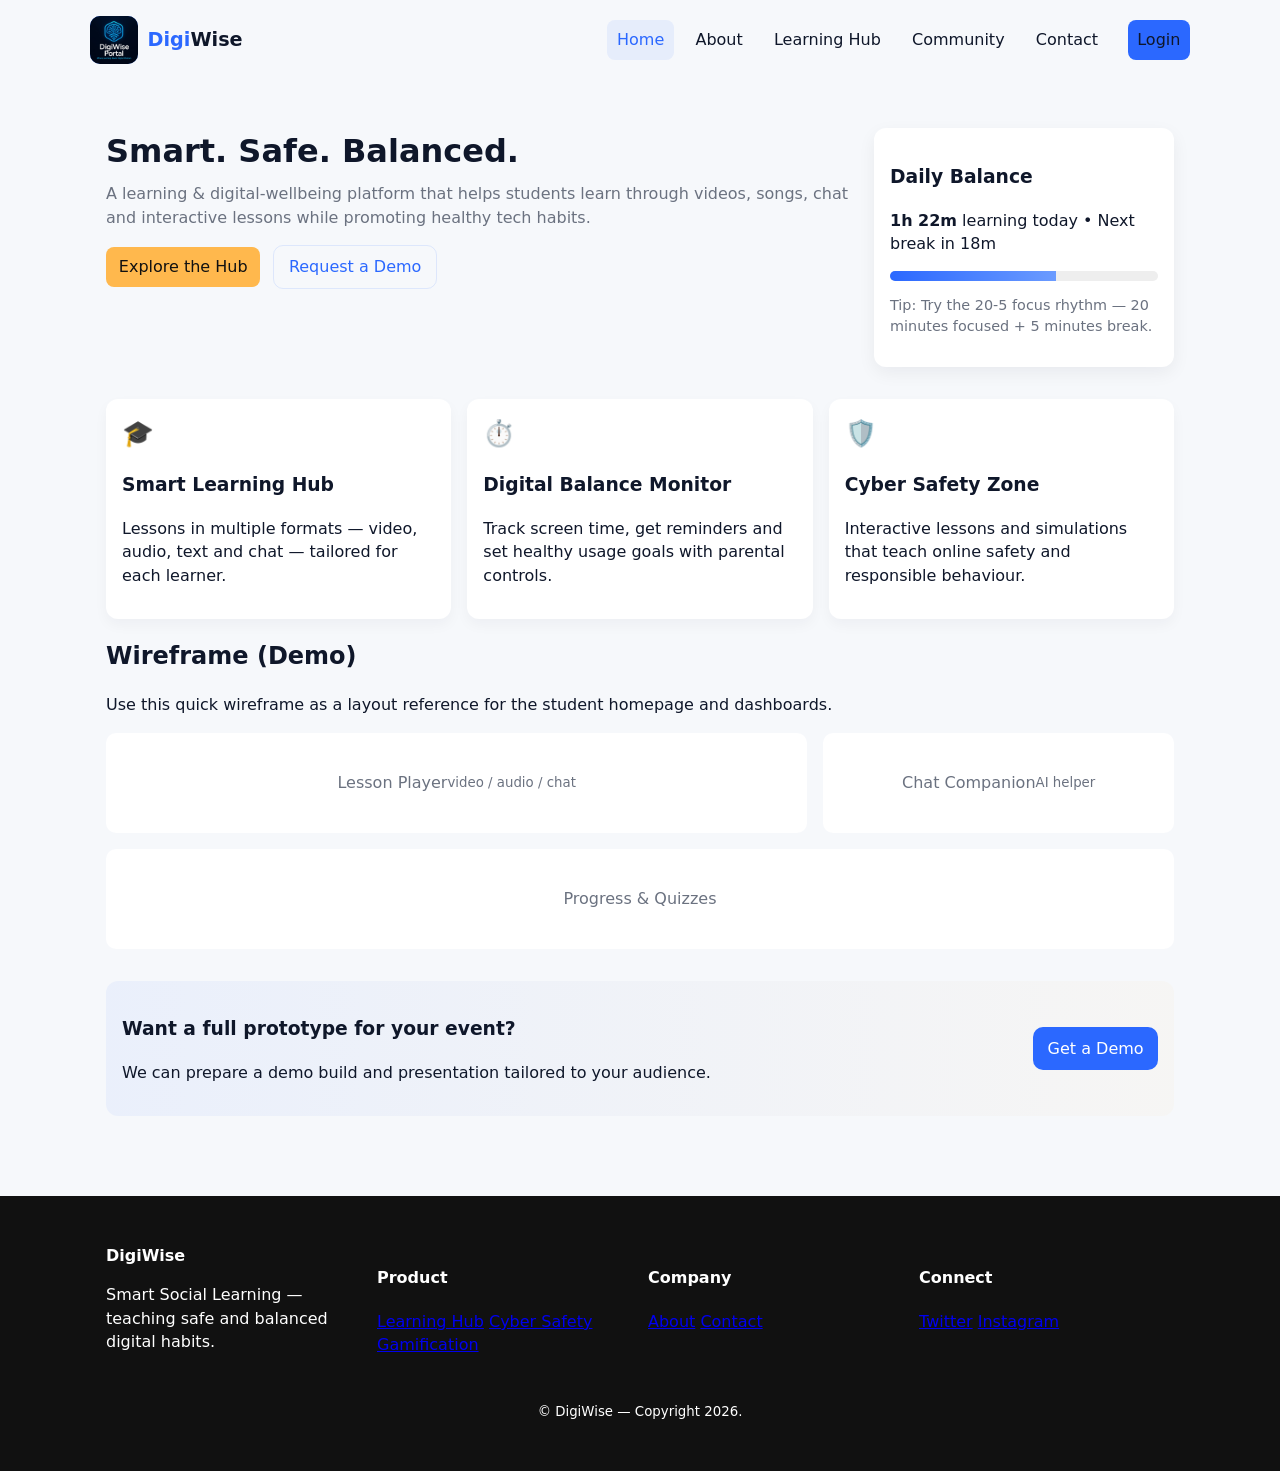
<file: index.html>
<!doctype html>
<html lang="en">
<head>
  <meta charset="utf-8" />
  <meta name="viewport" content="width=device-width,initial-scale=1" />
  <title>DigiWise — Home</title>
  <link rel="stylesheet" href="style.css">
</head>
<body>
  <header class="site-header">
    <div class="container header-inner">
      <div class="brand">
        <div class="logo">
          <img src="WhatsApp Image 2025-12-06 at 13.10.09.jpeg" alt="DigiWise logo">
        </div>
        <div class="brand-text"><span>Digi</span>Wise</div>
      </div>
      <nav class="nav">
        <a href="index.html" class="active">Home</a>
        <a href="about.html">About</a>
        <a href="learning-hub.html">Learning Hub</a>
        <a href="community.html">Community</a>
        <a href="contact.html">Contact</a>
        <a class="btn" href="login.html">Login</a>
      </nav>
      <button class="mobile-toggle" aria-label="Open menu">☰</button>
    </div>
  </header>

  <main class="container">
    <section class="hero">
      <div class="hero-text">
        <h1>Smart. Safe. Balanced.</h1>
        <p class="lead">A learning & digital-wellbeing platform that helps students learn through videos, songs, chat and interactive lessons while promoting healthy tech habits.</p>
        <p><a class="cta" href="learning-hub.html">Explore the Hub</a> <a class="btn ghost" href="contact.html">Request a Demo</a></p>
      </div>
      <div class="hero-card">
        <h3>Daily Balance</h3>
        <p><strong>1h 22m</strong> learning today • Next break in 18m</p>
        <div class="progress" aria-hidden="true"><span style="width:62%"></span></div>
        <p class="small">Tip: Try the 20-5 focus rhythm — 20 minutes focused + 5 minutes break.</p>
      </div>
    </section>

    <section class="features grid-3">
      <article class="card">
        <div class="icon">🎓</div>
        <h3>Smart Learning Hub</h3>
        <p>Lessons in multiple formats — video, audio, text and chat — tailored for each learner.</p>
      </article>
      <article class="card">
        <div class="icon">⏱️</div>
        <h3>Digital Balance Monitor</h3>
        <p>Track screen time, get reminders and set healthy usage goals with parental controls.</p>
      </article>
      <article class="card">
        <div class="icon">🛡️</div>
        <h3>Cyber Safety Zone</h3>
        <p>Interactive lessons and simulations that teach online safety and responsible behaviour.</p>
      </article>
    </section>

    <section class="wireframe">
      <h2>Wireframe (Demo)</h2>
      <p>Use this quick wireframe as a layout reference for the student homepage and dashboards.</p>
      <div class="wireframe-grid">
        <div class="wf wf-main">Lesson Player<br><small>video / audio / chat</small></div>
        <div class="wf wf-side">Chat Companion<br><small>AI helper</small></div>
        <div class="wf wf-bottom">Progress & Quizzes</div>
      </div>
    </section>

    <section class="cta-strip">
      <div>
        <h3>Want a full prototype for your event?</h3>
        <p>We can prepare a demo build and presentation tailored to your audience.</p>
      </div>
      <div><a class="btn" href="contact.html">Get a Demo</a></div>
    </section>

  </main>

  <footer class="site-footer">
    <div class="container footer-grid">
      <div>
        <strong>DigiWise</strong>
        <p>Smart Social Learning — teaching safe and balanced digital habits.</p>
      </div>
      <div>
        <h4>Product</h4>
        <a href="learning-hub.html">Learning Hub</a>
        <a href="cyber-safety.html">Cyber Safety</a>
        <a href="gamification.html">Gamification</a>
      </div>
      <div>
        <h4>Company</h4>
        <a href="about.html">About</a>
        <a href="contact.html">Contact</a>
      </div>
      <div>
        <h4>Connect</h4>
        <a href="#">Twitter</a>
        <a href="#">Instagram</a>
      </div>
    </div>
    <div class="container copyright">
      <small>© DigiWise — Copyright 2026.</small>
    </div>
  </footer>

  <script>
  // Mobile menu toggle (vanilla, small)
  const toggle = document.querySelector('.mobile-toggle');
  const nav = document.querySelector('.nav');
  toggle.addEventListener('click', ()=> {
    nav.classList.toggle('open');
  });
  </script>
</body>
</html>
</file>
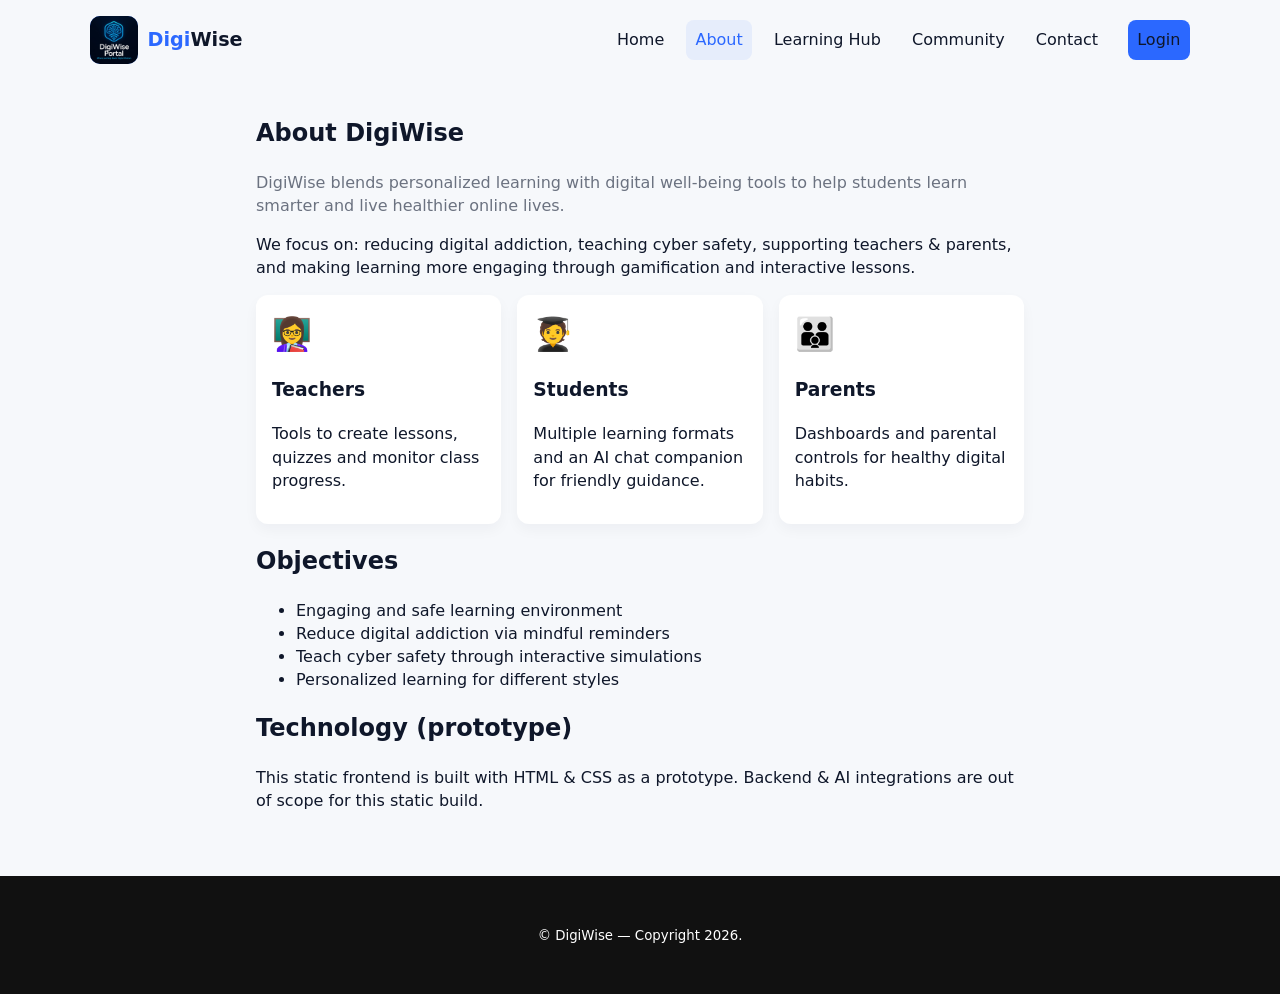
<file: about.html>
<!doctype html>
<html lang="en">
<head>
  <meta charset="utf-8" />
  <meta name="viewport" content="width=device-width,initial-scale=1" />
  <title>DigiWise — About</title>
  <link rel="stylesheet" href="style.css">
</head>
<body>
  <header class="site-header">
    <div class="container header-inner">
      <div class="brand">
        <div class="logo">
          <img src="WhatsApp Image 2025-12-06 at 13.10.09.jpeg" alt="DigiWise logo">
        </div>
        <div class="brand-text"><span>Digi</span>Wise</div>
      </div>
      <nav class="nav">
        <a href="index.html">Home</a>
        <a href="about.html" class="active">About</a>
        <a href="learning-hub.html">Learning Hub</a>
        <a href="community.html">Community</a>
        <a href="contact.html">Contact</a>
        <a class="btn" href="login.html">Login</a>
      </nav>
      <button class="mobile-toggle" aria-label="Open menu">☰</button>
    </div>
  </header>

  <main class="container narrow">
    <section class="lead-card">
      <h1>About DigiWise</h1>
      <p class="lead">DigiWise blends personalized learning with digital well‑being tools to help students learn smarter and live healthier online lives.</p>
      <p>We focus on: reducing digital addiction, teaching cyber safety, supporting teachers & parents, and making learning more engaging through gamification and interactive lessons.</p>
    </section>

    <section class="team grid-3">
      <article class="card">
        <div class="avatar">👩‍🏫</div>
        <h3>Teachers</h3>
        <p>Tools to create lessons, quizzes and monitor class progress.</p>
      </article>
      <article class="card">
        <div class="avatar">🧑‍🎓</div>
        <h3>Students</h3>
        <p>Multiple learning formats and an AI chat companion for friendly guidance.</p>
      </article>
      <article class="card">
        <div class="avatar">👪</div>
        <h3>Parents</h3>
        <p>Dashboards and parental controls for healthy digital habits.</p>
      </article>
    </section>

    <section class="goals">
      <h2>Objectives</h2>
      <ul>
        <li>Engaging and safe learning environment</li>
        <li>Reduce digital addiction via mindful reminders</li>
        <li>Teach cyber safety through interactive simulations</li>
        <li>Personalized learning for different styles</li>
      </ul>
    </section>

    <section class="tech">
      <h2>Technology (prototype)</h2>
      <p>This static frontend is built with HTML & CSS as a prototype. Backend & AI integrations are out of scope for this static build.</p>
    </section>
  </main>

  <footer class="site-footer">
    <div class="container copyright">
      <small>© DigiWise — Copyright 2026.</small>
    </div>
  </footer>

  <script>
  document.querySelector('.mobile-toggle').addEventListener('click', ()=> {
    document.querySelector('.nav').classList.toggle('open');
  });
  </script>
</body>
</html>
</file>
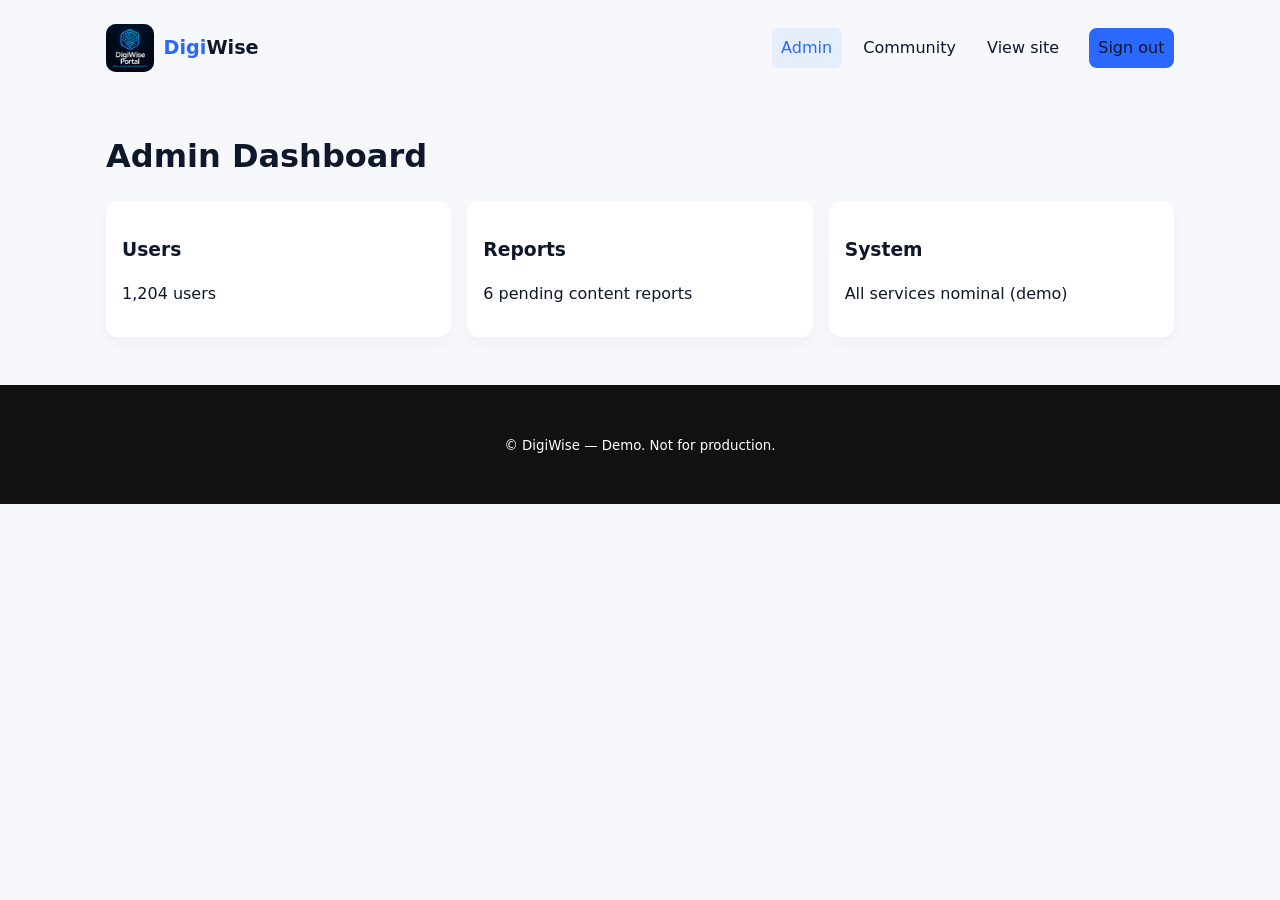
<file: admin-dashboard.html>
<!doctype html>
<html lang="en">
<head>
  <meta charset="utf-8" />
  <meta name="viewport" content="width=device-width,initial-scale=1" />
  <title>DigiWise — Admin</title>
  <link rel="stylesheet" href="style.css">
</head>
<body class="dashboard">
  <header class="site-header">
    <div class="container header-inner">
      <div class="brand">
        <div class="logo">
          <img src="WhatsApp Image 2025-12-06 at 13.10.09.jpeg" alt="DigiWise logo">
        </div>
        <div class="brand-text"><span>Digi</span>Wise</div>
      </div>
      <nav class="nav">
        <a href="admin-dashboard.html" class="active">Admin</a>
        <a href="community.html">Community</a>
        <a href="index.html">View site</a>
        <a class="btn" href="index.html">Sign out</a>
      </nav>
    </div>
  </header>

  <main class="container">
    <h1>Admin Dashboard</h1>
    <section class="grid-3">
      <div class="card">
        <h3>Users</h3>
        <p>1,204 users</p>
      </div>
      <div class="card">
        <h3>Reports</h3>
        <p>6 pending content reports</p>
      </div>
      <div class="card">
        <h3>System</h3>
        <p>All services nominal (demo)</p>
      </div>
    </section>
  </main>

  <footer class="site-footer">
    <div class="container copyright">
      <small>© DigiWise — Demo. Not for production.</small>
    </div>
  </footer>
</html>
</file>
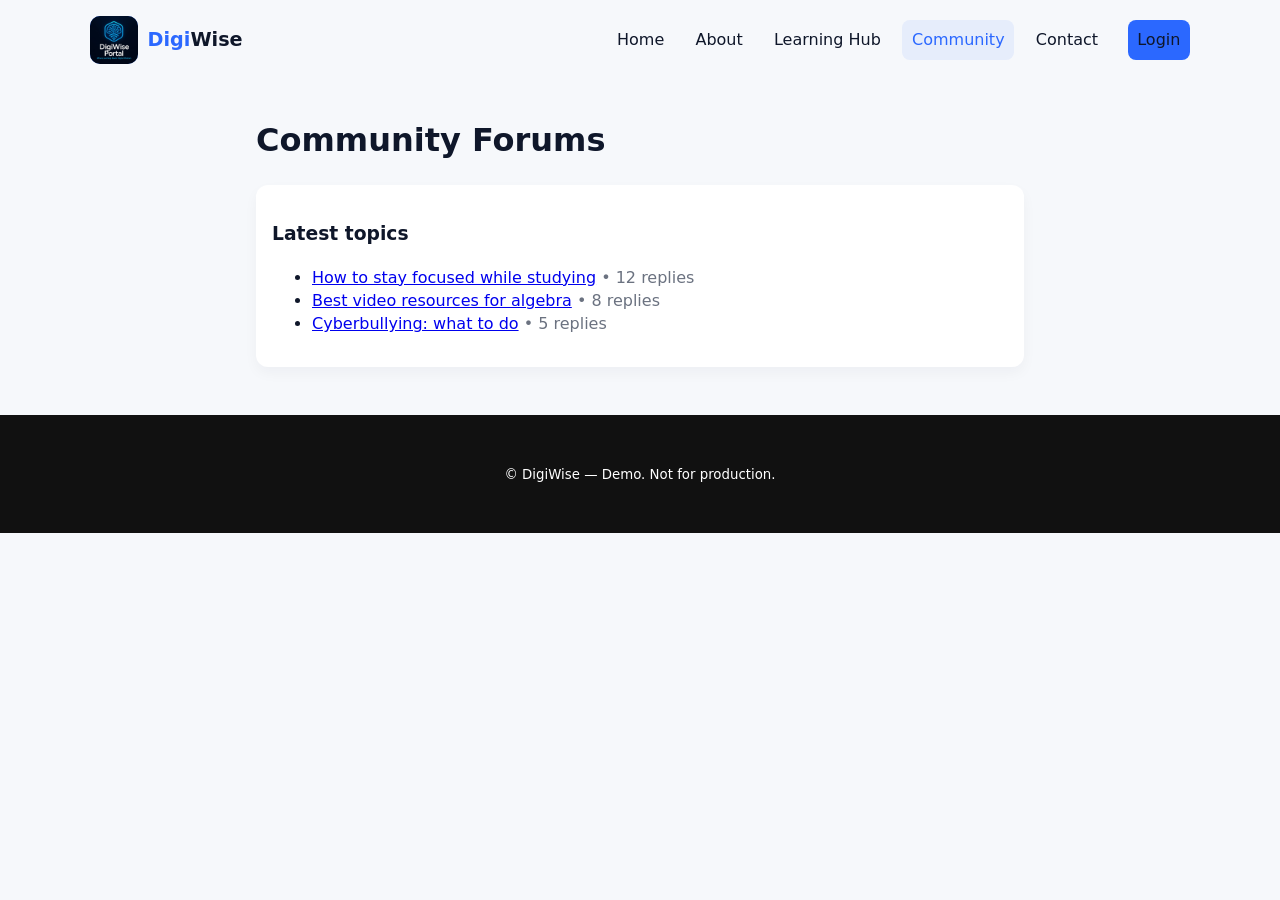
<file: community.html>
<!doctype html>
<html lang="en">
<head>
  <meta charset="utf-8" />
  <meta name="viewport" content="width=device-width,initial-scale=1" />
  <title>DigiWise — Community</title>
  <link rel="stylesheet" href="style.css">
</head>
<body>
  <header class="site-header">
    <div class="container header-inner">
      <div class="brand">
        <div class="logo">
          <img src="WhatsApp Image 2025-12-06 at 13.10.09.jpeg" alt="DigiWise logo">
        </div>
        <div class="brand-text"><span>Digi</span>Wise</div>
      </div>
      <nav class="nav">
        <a href="index.html">Home</a>
        <a href="about.html">About</a>
        <a href="learning-hub.html">Learning Hub</a>
        <a href="community.html" class="active">Community</a>
        <a href="contact.html">Contact</a>
        <a class="btn" href="login.html">Login</a>
      </nav>
    </div>
  </header>

  <main class="container narrow">
    <h1>Community Forums</h1>
    <section class="card">
      <h3>Latest topics</h3>
      <ul class="forum-list">
        <li><a href="#">How to stay focused while studying</a> <span class="muted">• 12 replies</span></li>
        <li><a href="#">Best video resources for algebra</a> <span class="muted">• 8 replies</span></li>
        <li><a href="#">Cyberbullying: what to do</a> <span class="muted">• 5 replies</span></li>
      </ul>
    </section>
  </main>

  <footer class="site-footer">
    <div class="container copyright">
      <small>© DigiWise — Demo. Not for production.</small>
    </div>
  </footer>
</html>
</file>
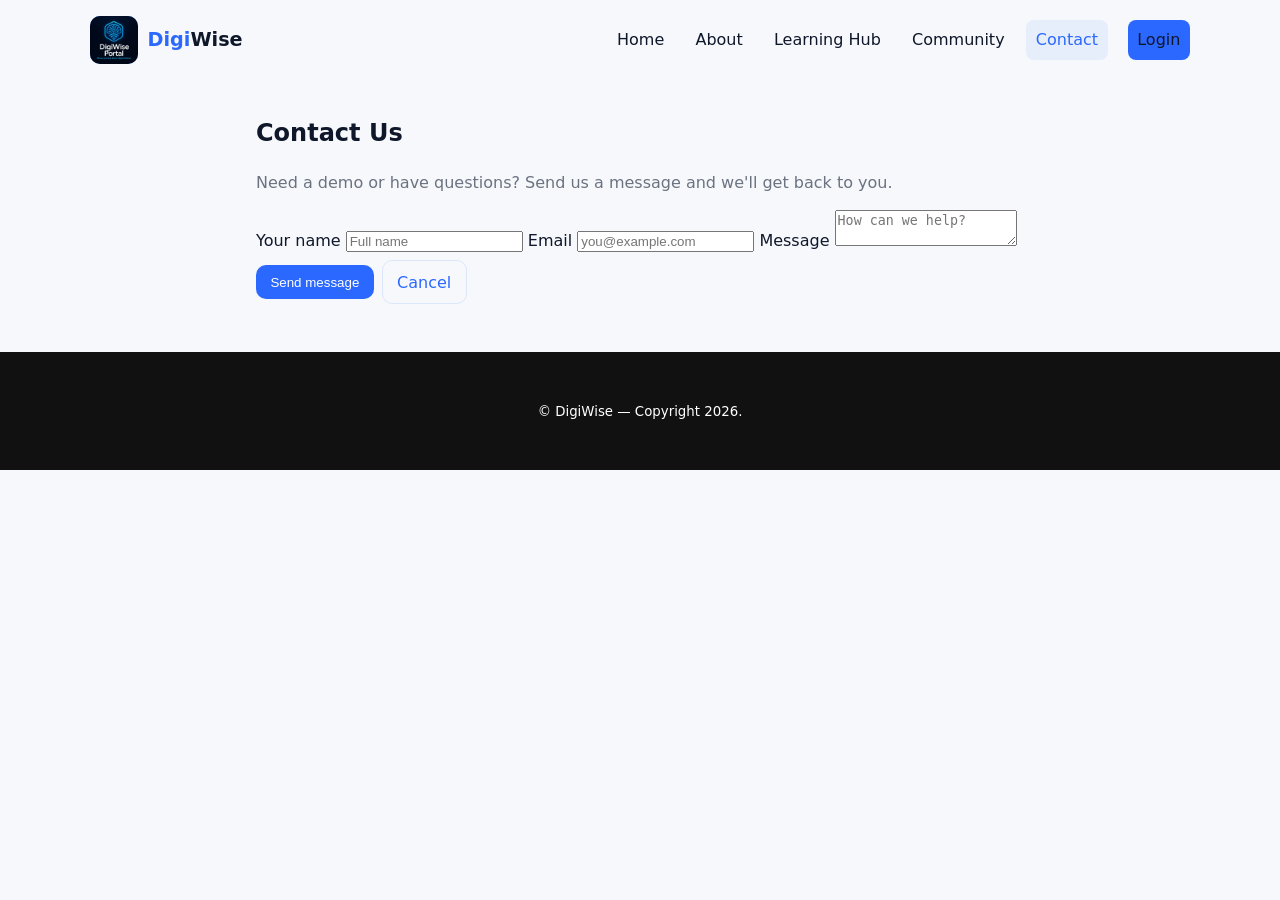
<file: contact.html>
<!doctype html>
<html lang="en">
<head>
  <meta charset="utf-8" />
  <meta name="viewport" content="width=device-width,initial-scale=1" />
  <title>DigiWise — Contact</title>
  <link rel="stylesheet" href="style.css">
</head>
<body>
  <header class="site-header">
    <div class="container header-inner">
      <div class="brand">
        <div class="logo">
          <img src="WhatsApp Image 2025-12-06 at 13.10.09.jpeg" alt="DigiWise logo">
        </div>
        <div class="brand-text"><span>Digi</span>Wise</div>
      </div>
      <nav class="nav">
        <a href="index.html">Home</a>
        <a href="about.html">About</a>
        <a href="learning-hub.html">Learning Hub</a>
        <a href="community.html">Community</a>
        <a href="contact.html" class="active">Contact</a>
        <a class="btn" href="login.html">Login</a>
      </nav>
      <button class="mobile-toggle" aria-label="Open menu">☰</button>
    </div>
  </header>

  <main class="container narrow">
    <section class="lead-card">
      <h1>Contact Us</h1>
      <p class="lead">Need a demo or have questions? Send us a message and we'll get back to you.</p>

      <form class="contact-form" onsubmit="event.preventDefault(); alert('Demo form — no backend in this prototype.')">
        <label>
          Your name
          <input type="text" placeholder="Full name" required>
        </label>
        <label>
          Email
          <input type="email" placeholder="you@example.com" required>
        </label>
        <label>
          Message
          <textarea placeholder="How can we help?" required></textarea>
        </label>
        <div class="form-actions">
          <button class="btn" type="submit">Send message</button>
          <a class="btn ghost" href="index.html">Cancel</a>
        </div>
      </form>
    </section>
  </main>

  <footer class="site-footer">
    <div class="container copyright">
      <small>© DigiWise — Copyright 2026.</small>
    </div>
  </footer>

  <script>
  document.querySelector('.mobile-toggle').addEventListener('click', ()=> {
    document.querySelector('.nav').classList.toggle('open');
  });
  </script>
</body>
</html>
</file>
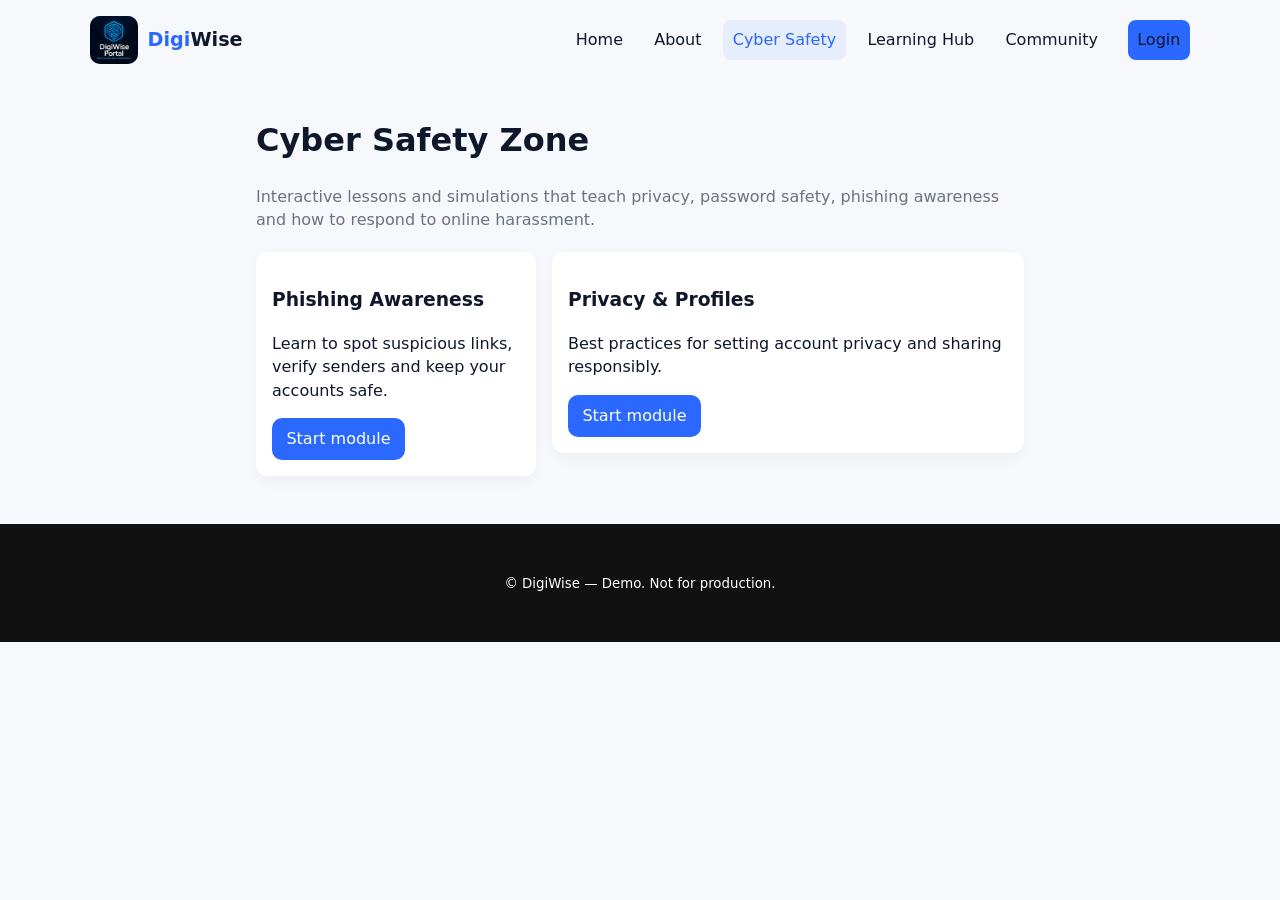
<file: cyber-safety.html>
<!doctype html>
<html lang="en">
<head>
  <meta charset="utf-8" />
  <meta name="viewport" content="width=device-width,initial-scale=1" />
  <title>DigiWise — Cyber Safety</title>
  <link rel="stylesheet" href="style.css">
</head>
<body>
  <header class="site-header">
    <div class="container header-inner">
      <div class="brand">
       <div class="logo">
          <img src="WhatsApp Image 2025-12-06 at 13.10.09.jpeg" alt="DigiWise logo">
        </div>
        <div class="brand-text"><span>Digi</span>Wise</div>
      </div>
      <nav class="nav">
        <a href="index.html">Home</a>
        <a href="about.html">About</a>
        <a href="cyber-safety.html" class="active">Cyber Safety</a>
        <a href="learning-hub.html">Learning Hub</a>
        <a href="community.html">Community</a>
        <a class="btn" href="login.html">Login</a>
      </nav>
    </div>
  </header>

  <main class="container narrow">
    <h1>Cyber Safety Zone</h1>
    <p class="lead">Interactive lessons and simulations that teach privacy, password safety, phishing awareness and how to respond to online harassment.</p>

    <section class="grid-2 mt">
      <div class="card">
        <h3>Phishing Awareness</h3>
        <p>Learn to spot suspicious links, verify senders and keep your accounts safe.</p>
        <a class="btn" href="#">Start module</a>
      </div>
      <div class="card">
        <h3>Privacy & Profiles</h3>
        <p>Best practices for setting account privacy and sharing responsibly.</p>
        <a class="btn" href="#">Start module</a>
      </div>
    </section>
  </main>

  <footer class="site-footer">
    <div class="container copyright">
      <small>© DigiWise — Demo. Not for production.</small>
    </div>
  </footer>
</html>
</file>
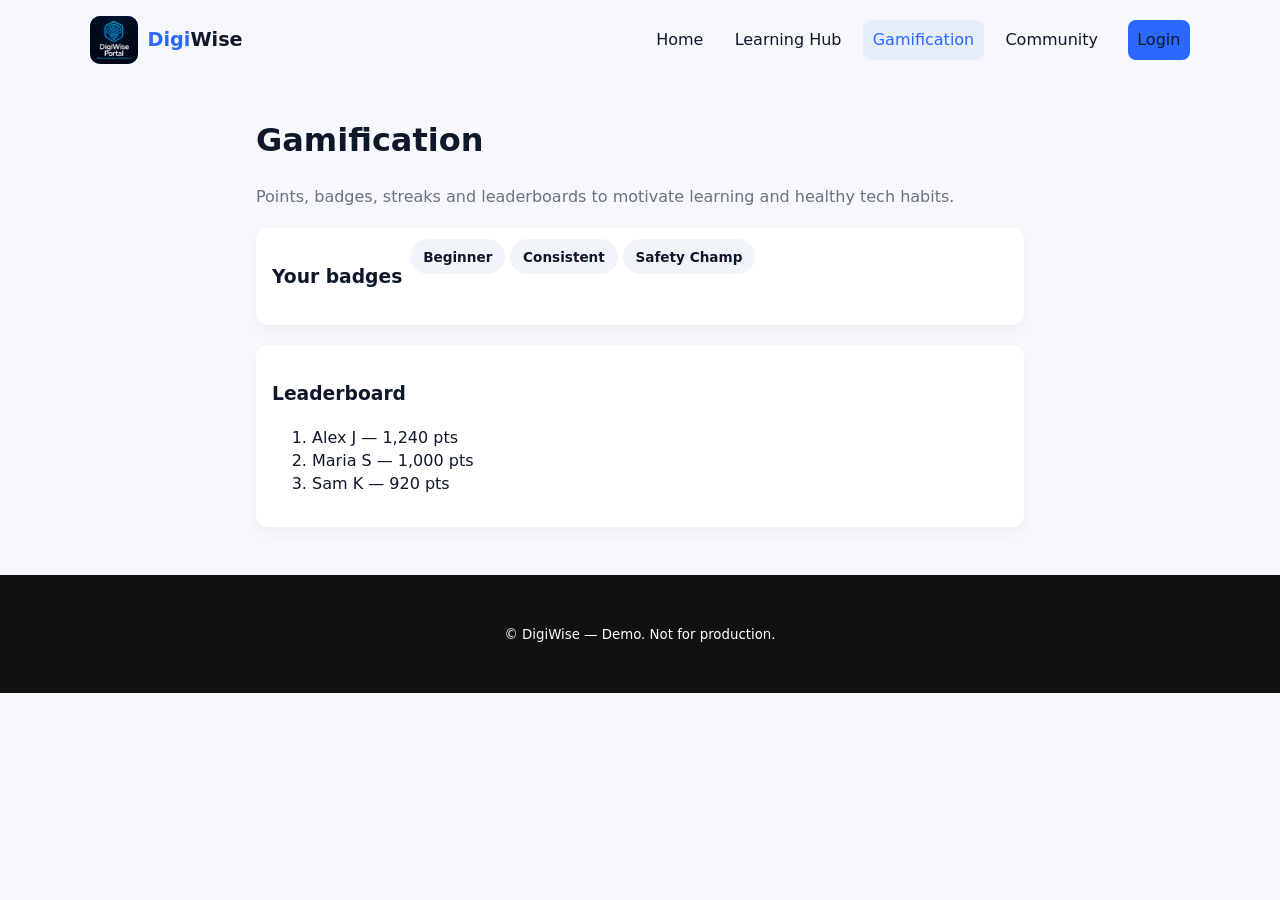
<file: gamification.html>
<!doctype html>
<html lang="en">
<head>
  <meta charset="utf-8" />
  <meta name="viewport" content="width=device-width,initial-scale=1" />
  <title>DigiWise — Gamification</title>
  <link rel="stylesheet" href="style.css">
</head>
<body>
  <header class="site-header">
    <div class="container header-inner">
      <div class="brand">
        <div class="logo">
          <img src="WhatsApp Image 2025-12-06 at 13.10.09.jpeg" alt="DigiWise logo">
        </div>
        <div class="brand-text"><span>Digi</span>Wise</div>
      </div>
      <nav class="nav">
        <a href="index.html">Home</a>
        <a href="learning-hub.html">Learning Hub</a>
        <a href="gamification.html" class="active">Gamification</a>
        <a href="community.html">Community</a>
        <a class="btn" href="login.html">Login</a>
      </nav>
    </div>
  </header>

  <main class="container narrow">
    <h1>Gamification</h1>
    <p class="lead">Points, badges, streaks and leaderboards to motivate learning and healthy tech habits.</p>

    <section class="badges card mt">
      <h3>Your badges</h3>
      <div class="badges-list">
        <span class="badge big">Beginner</span>
        <span class="badge big">Consistent</span>
        <span class="badge big">Safety Champ</span>
      </div>
    </section>

    <section class="leaderboard card mt">
      <h3>Leaderboard</h3>
      <ol>
        <li>Alex J — 1,240 pts</li>
        <li>Maria S — 1,000 pts</li>
        <li>Sam K — 920 pts</li>
      </ol>
    </section>
  </main>

  <footer class="site-footer">
    <div class="container copyright">
      <small>© DigiWise — Demo. Not for production.</small>
    </div>
  </footer>
</html>
</file>
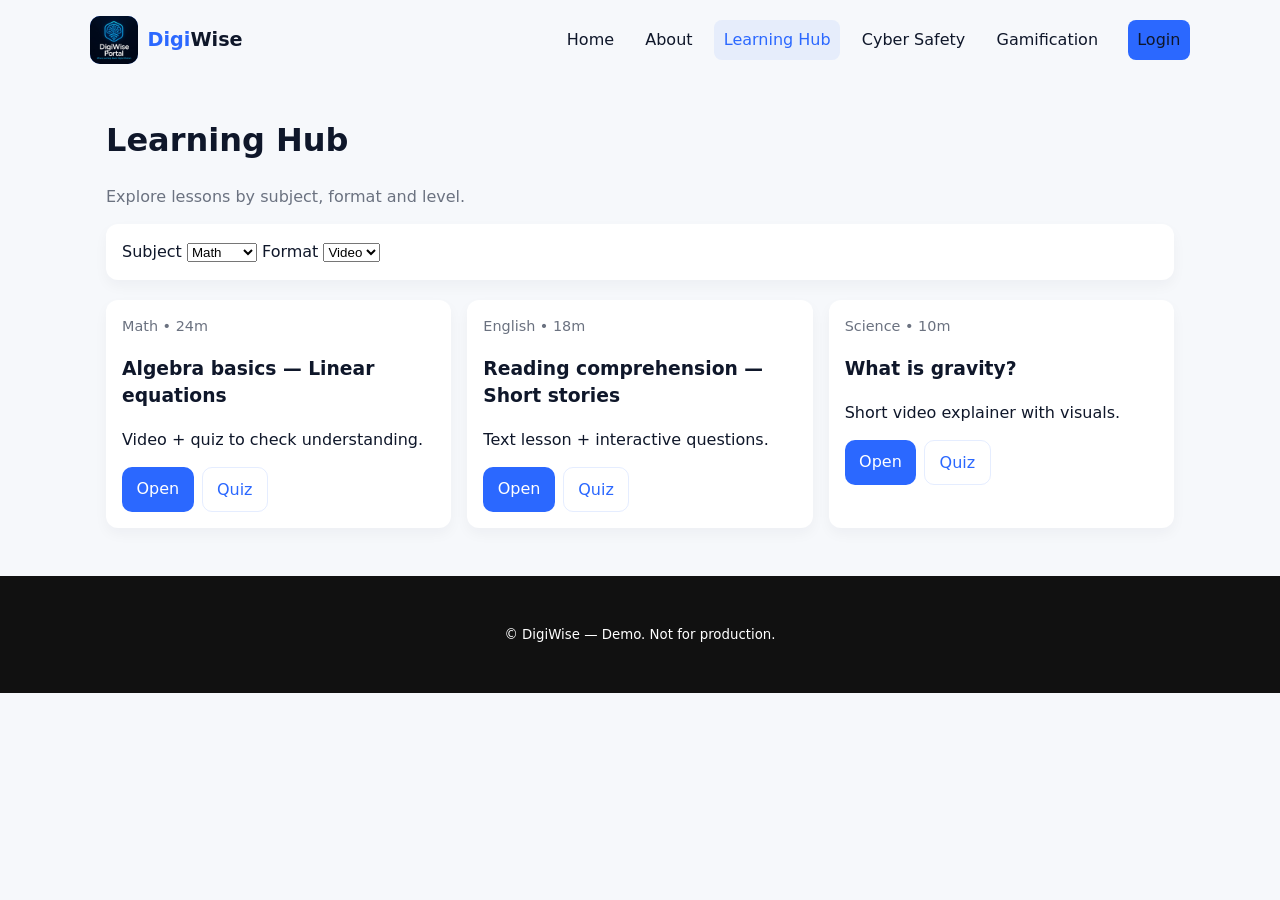
<file: learning-hub.html>
<!doctype html>
<html lang="en">
<head>
  <meta charset="utf-8" />
  <meta name="viewport" content="width=device-width,initial-scale=1" />
  <title>DigiWise — Learning Hub</title>
  <link rel="stylesheet" href="style.css">
</head>
<body>
  <header class="site-header">
    <div class="container header-inner">
      <div class="brand">
        <div class="logo">
          <img src="WhatsApp Image 2025-12-06 at 13.10.09.jpeg" alt="DigiWise logo">
        </div>
        <div class="brand-text"><span>Digi</span>Wise</div>
      </div>
      <nav class="nav">
        <a href="index.html">Home</a>
        <a href="about.html">About</a>
        <a href="learning-hub.html" class="active">Learning Hub</a>
        <a href="cyber-safety.html">Cyber Safety</a>
        <a href="gamification.html">Gamification</a>
        <a class="btn" href="login.html">Login</a>
      </nav>
    </div>
  </header>

  <main class="container">
    <h1>Learning Hub</h1>
    <p class="lead">Explore lessons by subject, format and level.</p>

    <section class="filters card">
      <label>Subject <select><option>Math</option><option>Science</option><option>English</option></select></label>
      <label>Format <select><option>Video</option><option>Audio</option><option>Text</option><option>Chat</option></select></label>
    </section>

    <section class="lessons grid-3 mt">
      <article class="card lesson">
        <div class="lesson-meta">Math • 24m</div>
        <h3>Algebra basics — Linear equations</h3>
        <p>Video + quiz to check understanding.</p>
        <div class="actions">
          <a class="btn" href="#">Open</a>
          <a class="btn ghost" href="#">Quiz</a>
        </div>
      </article>

      <article class="card lesson">
        <div class="lesson-meta">English • 18m</div>
        <h3>Reading comprehension — Short stories</h3>
        <p>Text lesson + interactive questions.</p>
        <div class="actions">
          <a class="btn" href="#">Open</a>
          <a class="btn ghost" href="#">Quiz</a>
        </div>
      </article>

      <article class="card lesson">
        <div class="lesson-meta">Science • 10m</div>
        <h3>What is gravity?</h3>
        <p>Short video explainer with visuals.</p>
        <div class="actions">
          <a class="btn" href="#">Open</a>
          <a class="btn ghost" href="#">Quiz</a>
        </div>
      </article>
    </section>
  </main>

  <footer class="site-footer">
    <div class="container copyright">
      <small>© DigiWise — Demo. Not for production.</small>
    </div>
  </footer>
</html>
</file>
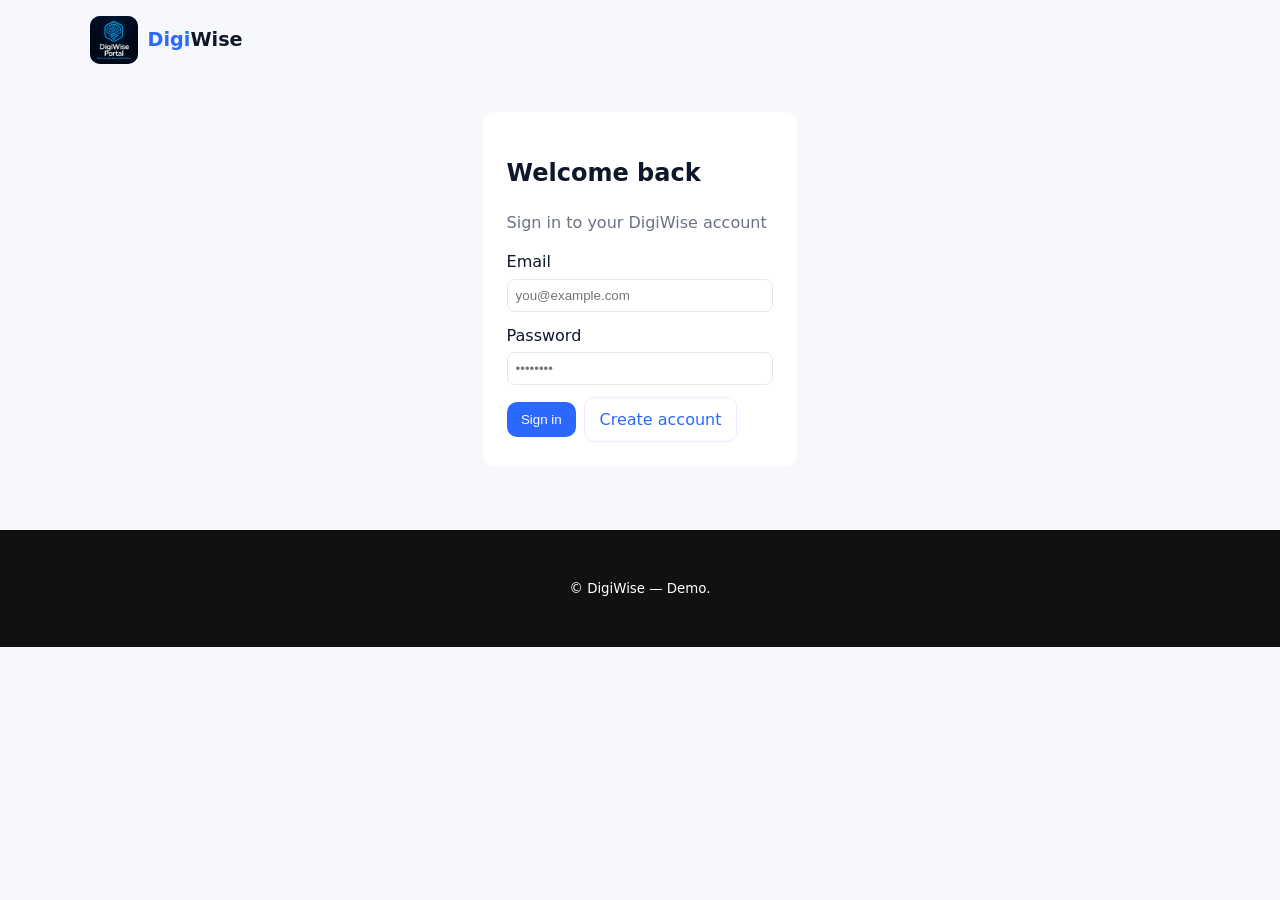
<file: login.html>
<!doctype html>
<html lang="en">
<head>
  <meta charset="utf-8" />
  <meta name="viewport" content="width=device-width,initial-scale=1" />
  <title>DigiWise — Login</title>
  <link rel="stylesheet" href="style.css">
</head>
<body class="auth-page">
  <header class="site-header minimal">
    <div class="container header-inner">
      <div class="brand">
        <div class="logo">
          <img src="WhatsApp Image 2025-12-06 at 13.10.09.jpeg" alt="DigiWise logo">
        </div>
        <div class="brand-text"><span>Digi</span>Wise</div>
      </div>
    </div>
  </header>

  <main class="container narrow auth">
    <section class="auth-card">
      <h1>Welcome back</h1>
      <p class="lead">Sign in to your DigiWise account</p>
      <form class="auth-form" onsubmit="event.preventDefault(); window.location='student-dashboard.html'">
        <label>
          Email
          <input type="email" placeholder="you@example.com" required>
        </label>
        <label>
          Password
          <input type="password" placeholder="••••••••" required>
        </label>
        <div class="form-actions">
          <button class="btn" type="submit">Sign in</button>
          <a class="btn ghost" href="register.html">Create account</a>
        </div>
      </form>
    </section>
  </main>

  <footer class="site-footer minimal">
    <div class="container copyright">
      <small>© DigiWise — Demo.</small>
    </div>
  </footer>
</body>
</html>
</file>
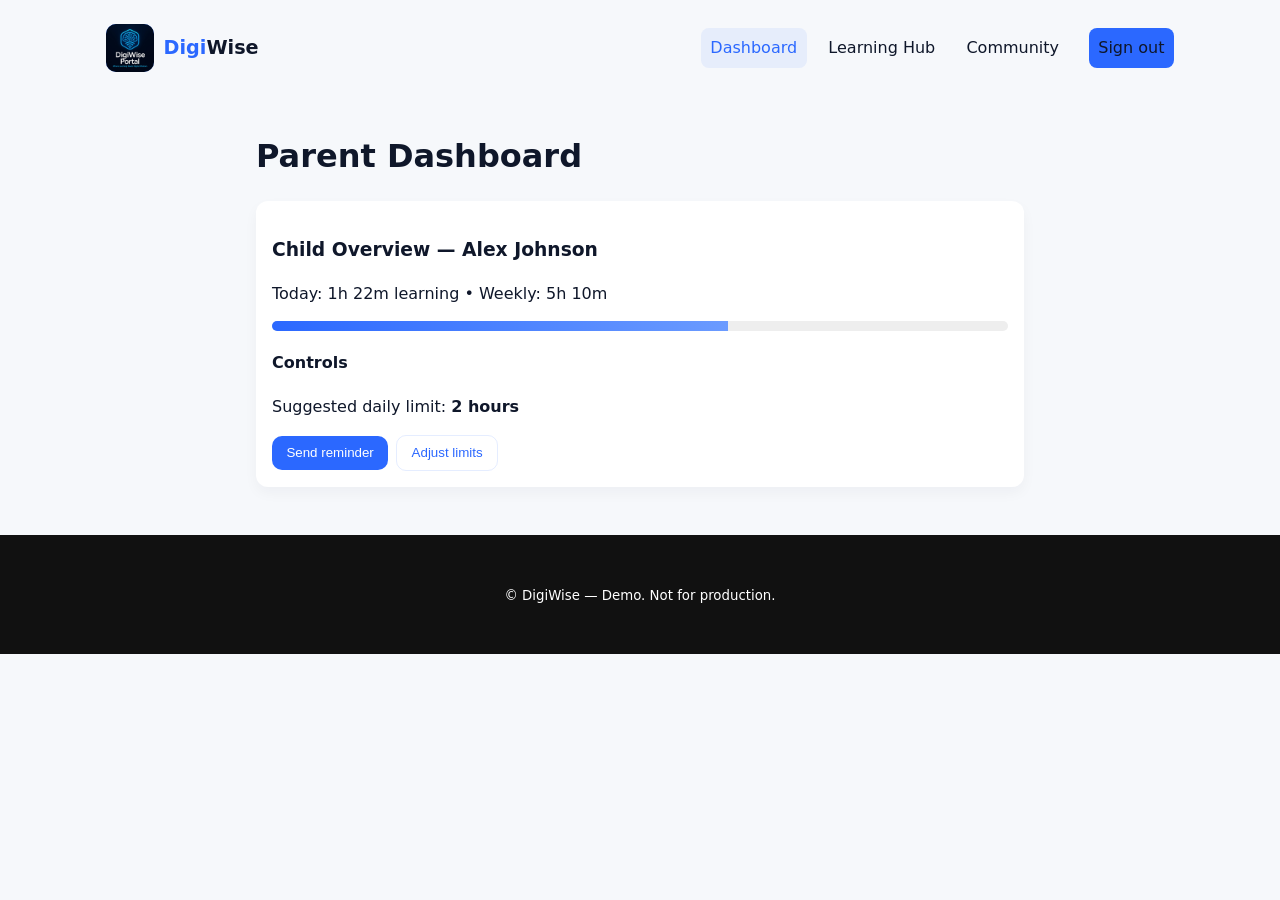
<file: parent-dashboard.html>
<!doctype html>
<html lang="en">
<head>
  <meta charset="utf-8" />
  <meta name="viewport" content="width=device-width,initial-scale=1" />
  <title>DigiWise — Parent Dashboard</title>
  <link rel="stylesheet" href="style.css">
</head>
<body class="dashboard">
  <header class="site-header">
    <div class="container header-inner">
      <div class="brand">
       <div class="logo">
          <img src="WhatsApp Image 2025-12-06 at 13.10.09.jpeg" alt="DigiWise logo">
        </div>
        <div class="brand-text"><span>Digi</span>Wise</div>
      </div>
      <nav class="nav">
        <a href="parent-dashboard.html" class="active">Dashboard</a>
        <a href="learning-hub.html">Learning Hub</a>
        <a href="community.html">Community</a>
        <a class="btn" href="index.html">Sign out</a>
      </nav>
    </div>
  </header>

  <main class="container narrow">
    <h1>Parent Dashboard</h1>
    <section class="card">
      <h3>Child Overview — Alex Johnson</h3>
      <p>Today: 1h 22m learning • Weekly: 5h 10m</p>
      <div class="progress"><span style="width:62%"></span></div>
      <h4 class="mt">Controls</h4>
      <p>Suggested daily limit: <strong>2 hours</strong></p>
      <div class="form-actions">
        <button class="btn">Send reminder</button>
        <button class="btn ghost">Adjust limits</button>
      </div>
    </section>
  </main>

  <footer class="site-footer">
    <div class="container copyright">
      <small>© DigiWise — Demo. Not for production.</small>
    </div>
  </footer>
</body>
</html>
</file>
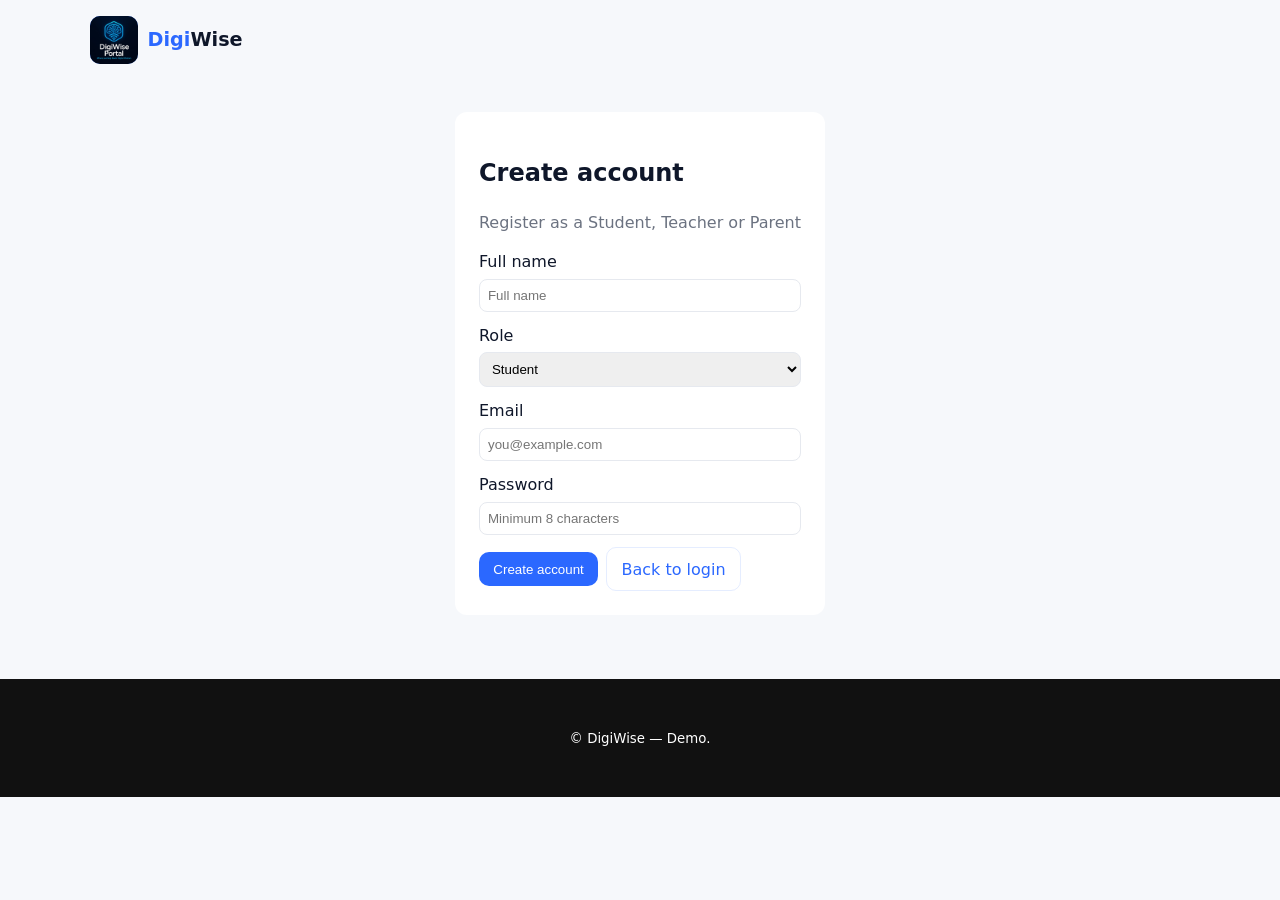
<file: register.html>
<!doctype html>
<html lang="en">
<head>
  <meta charset="utf-8" />
  <meta name="viewport" content="width=device-width,initial-scale=1" />
  <title>DigiWise — Register</title>
  <link rel="stylesheet" href="style.css">
</head>
<body class="auth-page">
  <header class="site-header minimal">
    <div class="container header-inner">
      <div class="brand">
       <div class="logo">
          <img src="WhatsApp Image 2025-12-06 at 13.10.09.jpeg" alt="DigiWise logo">
        </div>
        <div class="brand-text"><span>Digi</span>Wise</div>
      </div>
    </div>
  </header>

  <main class="container narrow auth">
    <section class="auth-card">
      <h1>Create account</h1>
      <p class="lead">Register as a Student, Teacher or Parent</p>
      <form class="auth-form" onsubmit="event.preventDefault(); window.location='student-dashboard.html'">
        <label>
          Full name
          <input type="text" placeholder="Full name" required>
        </label>
        <label>
          Role
          <select required>
            <option>Student</option>
            <option>Teacher</option>
            <option>Parent</option>
          </select>
        </label>
        <label>
          Email
          <input type="email" placeholder="you@example.com" required>
        </label>
        <label>
          Password
          <input type="password" placeholder="Minimum 8 characters" required>
        </label>
        <div class="form-actions">
          <button class="btn" type="submit">Create account</button>
          <a class="btn ghost" href="login.html">Back to login</a>
        </div>
      </form>
    </section>
  </main>

  <footer class="site-footer minimal">
    <div class="container copyright">
      <small>© DigiWise — Demo.</small>
    </div>
  </footer>
</body>
</html>
</file>
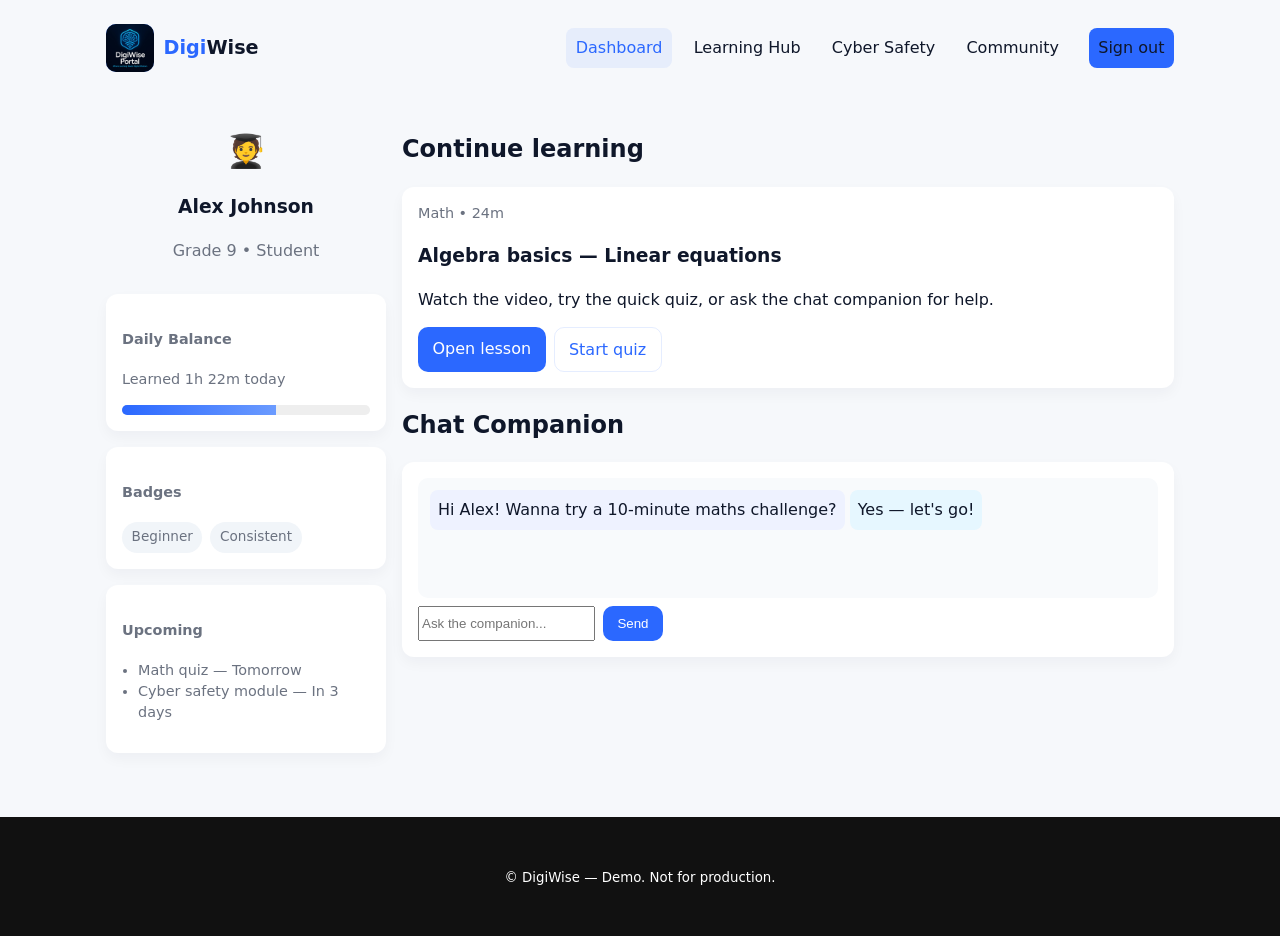
<file: student-dashboard.html>
<!doctype html>
<html lang="en">
<head>
  <meta charset="utf-8" />
  <meta name="viewport" content="width=device-width,initial-scale=1" />
  <title>DigiWise — Student Dashboard</title>
  <link rel="stylesheet" href="style.css">
</head>
<body class="dashboard">
  <header class="site-header">
    <div class="container header-inner">
      <div class="brand">
       <div class="logo">
          <img src="WhatsApp Image 2025-12-06 at 13.10.09.jpeg" alt="DigiWise logo">
        </div>
        <div class="brand-text"><span>Digi</span>Wise</div>
      </div>
      <nav class="nav">
        <a href="student-dashboard.html" class="active">Dashboard</a>
        <a href="learning-hub.html">Learning Hub</a>
        <a href="cyber-safety.html">Cyber Safety</a>
        <a href="community.html">Community</a>
        <a class="btn" href="index.html">Sign out</a>
      </nav>
    </div>
  </header>

  <main class="container grid-2">
    <aside class="panel">
      <div class="profile">
        <div class="avatar">🧑‍🎓</div>
        <h3>Alex Johnson</h3>
        <p class="muted">Grade 9 • Student</p>
      </div>

      <div class="card small">
        <h4>Daily Balance</h4>
        <p>Learned 1h 22m today</p>
        <div class="progress"><span style="width:62%"></span></div>
      </div>

      <div class="card small">
        <h4>Badges</h4>
        <div class="badges">
          <span class="badge">Beginner</span>
          <span class="badge">Consistent</span>
        </div>
      </div>

      <div class="card small">
        <h4>Upcoming</h4>
        <ul class="list">
          <li>Math quiz — Tomorrow</li>
          <li>Cyber safety module — In 3 days</li>
        </ul>
      </div>
    </aside>

    <section class="content">
      <h2>Continue learning</h2>
      <div class="card lesson">
        <div class="lesson-meta">Math • 24m</div>
        <h3>Algebra basics — Linear equations</h3>
        <p>Watch the video, try the quick quiz, or ask the chat companion for help.</p>
        <div class="actions">
          <a class="btn" href="learning-hub.html">Open lesson</a>
          <a class="btn ghost" href="#">Start quiz</a>
        </div>
      </div>

      <h2 class="mt">Chat Companion</h2>
      <div class="card chat">
        <div class="chat-window">
          <div class="msg bot">Hi Alex! Wanna try a 10-minute maths challenge?</div>
          <div class="msg user">Yes — let's go!</div>
        </div>
        <div class="chat-input">
          <input type="text" placeholder="Ask the companion..." />
          <button class="btn">Send</button>
        </div>
      </div>
    </section>
  </main>

  <footer class="site-footer">
    <div class="container copyright">
      <small>© DigiWise — Demo. Not for production.</small>
    </div>
  </footer>
</body>
</html>
</file>
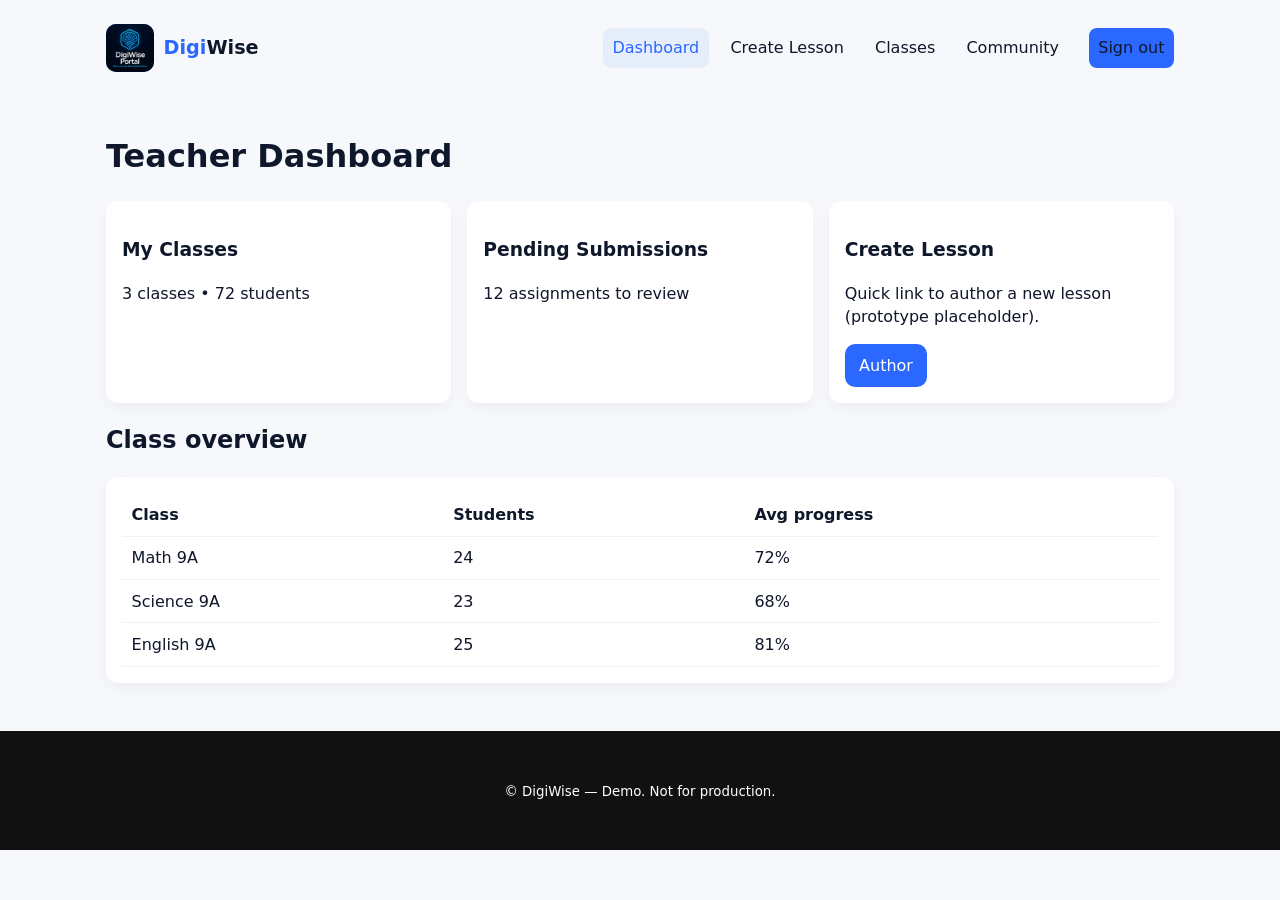
<file: teacher-dashboard.html>
<!doctype html>
<html lang="en">
<head>
  <meta charset="utf-8" />
  <meta name="viewport" content="width=device-width,initial-scale=1" />
  <title>DigiWise — Teacher Dashboard</title>
  <link rel="stylesheet" href="style.css">
</head>
<body class="dashboard">
  <header class="site-header">
    <div class="container header-inner">
      <div class="brand">
       <div class="logo">
          <img src="WhatsApp Image 2025-12-06 at 13.10.09.jpeg" alt="DigiWise logo">
        </div>
        <div class="brand-text"><span>Digi</span>Wise</div>
      </div>
      <nav class="nav">
        <a href="teacher-dashboard.html" class="active">Dashboard</a>
        <a href="learning-hub.html">Create Lesson</a>
        <a href="teacher-dashboard.html#classes">Classes</a>
        <a href="community.html">Community</a>
        <a class="btn" href="index.html">Sign out</a>
      </nav>
    </div>
  </header>

  <main class="container">
    <h1>Teacher Dashboard</h1>
    <section class="grid-3">
      <div class="card">
        <h3>My Classes</h3>
        <p>3 classes • 72 students</p>
      </div>
      <div class="card">
        <h3>Pending Submissions</h3>
        <p>12 assignments to review</p>
      </div>
      <div class="card">
        <h3>Create Lesson</h3>
        <p>Quick link to author a new lesson (prototype placeholder).</p>
        <a class="btn" href="learning-hub.html">Author</a>
      </div>
    </section>

    <section id="classes" class="mt">
      <h2>Class overview</h2>
      <div class="card">
        <table class="table">
          <thead><tr><th>Class</th><th>Students</th><th>Avg progress</th></tr></thead>
          <tbody>
            <tr><td>Math 9A</td><td>24</td><td>72%</td></tr>
            <tr><td>Science 9A</td><td>23</td><td>68%</td></tr>
            <tr><td>English 9A</td><td>25</td><td>81%</td></tr>
          </tbody>
        </table>
      </div>
    </section>
  </main>

  <footer class="site-footer">
    <div class="container copyright">
      <small>© DigiWise — Demo. Not for production.</small>
    </div>
  </footer>
</body>
</html>
</file>
<file: style.css>
/* DigiWise prototype CSS — single file for all pages */
/* Basic resets */
:root {
  --brand: #2b68ff;
  --accent: #ffb84d;
  --muted: #6b7280;
  --bg: #f6f8fb;
  --card: #ffffff;
  --radius: 12px;
  --container: 1100px;
  --max-width: 1100px;
  font-family: Inter, system-ui, -apple-system, "Segoe UI", Roboto,
    "Helvetica Neue", Arial;
}
* {
  box-sizing: border-box;
}
html,
body {
  height: 100%;
}
body {
  margin: 0;
  background: var(--bg);
  color: #0f172a;
  -webkit-font-smoothing: antialiased;
  -moz-osx-font-smoothing: grayscale;
  line-height: 1.45;
  font-size: 16px;
}

/* Layout */
.container {
  max-width: var(--container);
  margin: 0 auto;
  padding: 1rem;
}
.header-inner {
  display: flex;
  align-items: center;
  justify-content: space-between;
  gap: 1rem;
  padding: 0.5rem 0;
}
.brand {
  display: flex;
  align-items: center;
  gap: 0.6rem;
}
.logo {
  background: linear-gradient(135deg, var(--brand), #6b9bff);
  color: white;
  width: 48px;
  height: 48px;
  border-radius: 10px;
  display: flex;
  align-items: center;
  justify-content: center;
  font-weight: 700;
}
/* When an image is used inside the .logo container, make it cover cleanly */
.logo img {
  width: 100%;
  height: 100%;
  object-fit: cover;
  display: block;
  border-radius: inherit;
}
.brand-text {
  font-weight: 700;
  font-size: 1.2rem;
}
.brand-text span {
  color: var(--brand);
}
.site-header {
  background: transparent;
  padding: 0.5rem 0;
}
.site-header.minimal {
  background: transparent;
}
.nav {
  display: flex;
  align-items: center;
  gap: 0.75rem;
}
.nav a {
  color: inherit;
  text-decoration: none;
  padding: 0.5rem 0.6rem;
  border-radius: 8px;
}
.nav a.active {
  background: rgba(43, 104, 255, 0.08);
  color: var(--brand);
}
.nav .btn {
  margin-left: 0.5rem;
}

/* Mobile toggle */
.mobile-toggle {
  display: none;
  background: none;
  border: 0;
  font-size: 1.2rem;
}

/* Buttons */
.btn {
  display: inline-block;
  background: var(--brand);
  color: white;
  padding: 0.6rem 0.9rem;
  border-radius: 10px;
  text-decoration: none;
  border: 0;
  cursor: pointer;
}
.btn.ghost {
  background: transparent;
  color: var(--brand);
  border: 1px solid rgba(43, 104, 255, 0.12);
}
.btn.small {
  padding: 0.3rem 0.5rem;
  font-size: 0.9rem;
}

/* Hero */
.hero {
  display: flex;
  gap: 1.5rem;
  align-items: stretch;
  padding: 2rem 0;
}
.hero-text {
  flex: 1;
}
.hero h1 {
  font-size: 2rem;
  margin: 0 0 0.5rem;
}
.lead {
  color: var(--muted);
  margin: 0 0 1rem;
}
.cta {
  display: inline-block;
  background: var(--accent);
  color: #111;
  padding: 0.5rem 0.8rem;
  border-radius: 8px;
  text-decoration: none;
  margin-right: 0.5rem;
}
.hero-card {
  width: 300px;
  background: var(--card);
  padding: 1rem;
  border-radius: var(--radius);
  box-shadow: 0 6px 18px rgba(16, 24, 40, 0.06);
}

/* Progress */
.progress {
  background: #eee;
  border-radius: 999px;
  height: 10px;
  overflow: hidden;
}
.progress span {
  display: block;
  height: 100%;
  background: linear-gradient(90deg, var(--brand), #6b9bff);
  width: 40%;
}

/* Features grid */
.grid-3 {
  display: grid;
  grid-template-columns: repeat(3, 1fr);
  gap: 1rem;
}
.card {
  background: var(--card);
  padding: 1rem;
  border-radius: 12px;
  box-shadow: 0 6px 14px rgba(16, 24, 40, 0.04);
}
.card .icon {
  font-size: 1.6rem;
}
.avatar {
  font-size: 2rem;
}

/* Wireframe */
.wireframe-grid {
  display: grid;
  grid-template-columns: 2fr 1fr;
  gap: 1rem;
}
.wf {
  background: #fff;
  padding: 1rem;
  border-radius: 10px;
  min-height: 100px;
  display: flex;
  align-items: center;
  justify-content: center;
  color: var(--muted);
}
.wf-bottom {
  grid-column: 1 / -1;
}

/* CTA strip */
.cta-strip {
  display: flex;
  justify-content: space-between;
  align-items: center;
  gap: 1rem;
  margin: 2rem 0;
  padding: 1rem;
  border-radius: 12px;
  background: linear-gradient(
    90deg,
    rgba(43, 104, 255, 0.06),
    rgba(255, 184, 77, 0.04)
  );
}

/* Footer */
.site-footer {
  margin-top: 2rem;
  padding: 2rem 0;
  color: #fff;
  background-color: #111;
  text-decoration: none;
}
.footer-grid {
  display: grid;
  grid-template-columns: repeat(4, 1fr);
  gap: 1rem;
}

.container-copyright {
  justify-items: center;
  padding: 1em;
}

/* Utility */
.narrow {
  max-width: 800px;
}
.mt {
  margin-top: 1.25rem;
}
.small {
  font-size: 0.9rem;
  color: var(--muted);
}
.muted {
  color: var(--muted);
}
.list {
  padding-left: 1rem;
}

/* Center footer copyright text across the page */
.site-footer .copyright,
.site-footer .container-copyright {
  width: 100%;
  text-align: center;
  padding-top: 0.90rem;
}

/* Auth pages */
.auth-page .auth {
  display: flex;
  justify-content: center;
  padding: 2rem 0;
}
.auth-card {
  background: var(--card);
  padding: 1.5rem;
  border-radius: 12px;
  max-width: 420px;
}
.auth-form label {
  display: block;
  margin-bottom: 0.75rem;
}
.auth-form input,
.auth-form textarea,
.auth-form select {
  width: 100%;
  padding: 0.5rem;
  border-radius: 8px;
  border: 1px solid #e6e9ef;
  margin-top: 0.35rem;
}
.form-actions {
  display: flex;
  gap: 0.5rem;
  align-items: center;
  justify-content: flex-start;
  margin-top: 0.5rem;
}

/* Dashboard layout */
.dashboard .container {
  padding: 1rem;
}
.grid-2 {
  display: grid;
  grid-template-columns: 280px 1fr;
  gap: 1rem;
  align-items: start;
}
.panel .profile {
  text-align: center;
  padding: 1rem;
}
.card.small {
  padding: 1rem;
  margin-bottom: 1rem;
}
.badges {
  display: flex;
  gap: 0.5rem;
  flex-wrap: wrap;
}
.badge {
  background: #f1f5f9;
  padding: 0.35rem 0.6rem;
  border-radius: 999px;
  font-size: 0.85rem;
}
.badge.big {
  padding: 0.6rem 0.8rem;
  font-weight: 600;
}
.lesson {
  display: block;
}
.lesson .lesson-meta {
  font-size: 0.9rem;
  color: var(--muted);
}
.actions {
  display: flex;
  gap: 0.5rem;
  margin-top: 0.75rem;
}
.chat .chat-window {
  background: #f8fafc;
  padding: 0.75rem;
  border-radius: 10px;
  min-height: 120px;
  overflow: auto;
}
.chat .msg {
  padding: 0.5rem;
  border-radius: 8px;
  margin-bottom: 0.5rem;
  display: inline-block;
}
.chat .msg.bot {
  background: #eef2ff;
}
.chat .msg.user {
  background: #e6f7ff;
  align-self: flex-end;
}
.chat-input {
  display: flex;
  gap: 0.5rem;
  margin-top: 0.5rem;
}

/* Tables */
.table {
  width: 100%;
  border-collapse: collapse;
}
.table th,
.table td {
  padding: 0.6rem;
  border-bottom: 1px solid #eef2f6;
  text-align: left;
}

/* Responsive */
@media (max-width: 900px) {
  .grid-3 {
    grid-template-columns: 1fr;
  }
  .wireframe-grid {
    grid-template-columns: 1fr;
    grid-auto-rows: minmax(80px, auto);
  }
  .grid-2 {
    grid-template-columns: 1fr;
    gap: 1rem;
  }
  .footer-grid {
    grid-template-columns: 1fr 1fr;
  }
  .hero {
    flex-direction: column;
  }
  .mobile-toggle {
    display: block;
  }
  .nav {
    position: fixed;
    right: -100%;
    top: 0;
    background: var(--card);
    height: 100vh;
    width: 260px;
    flex-direction: column;
    padding: 2rem;
    transition: right 0.28s cubic-bezier(0.2, 0.9, 0.3, 1);
  }
  .nav.open {
    right: 0;
  }
}

/* small screens */
@media (max-width: 480px) {
  :root {
    font-size: 15px;
  }
  .brand-text {
    font-size: 1rem;
  }
  .logo {
    width: 40px;
    height: 40px;
  }
}
</file>
